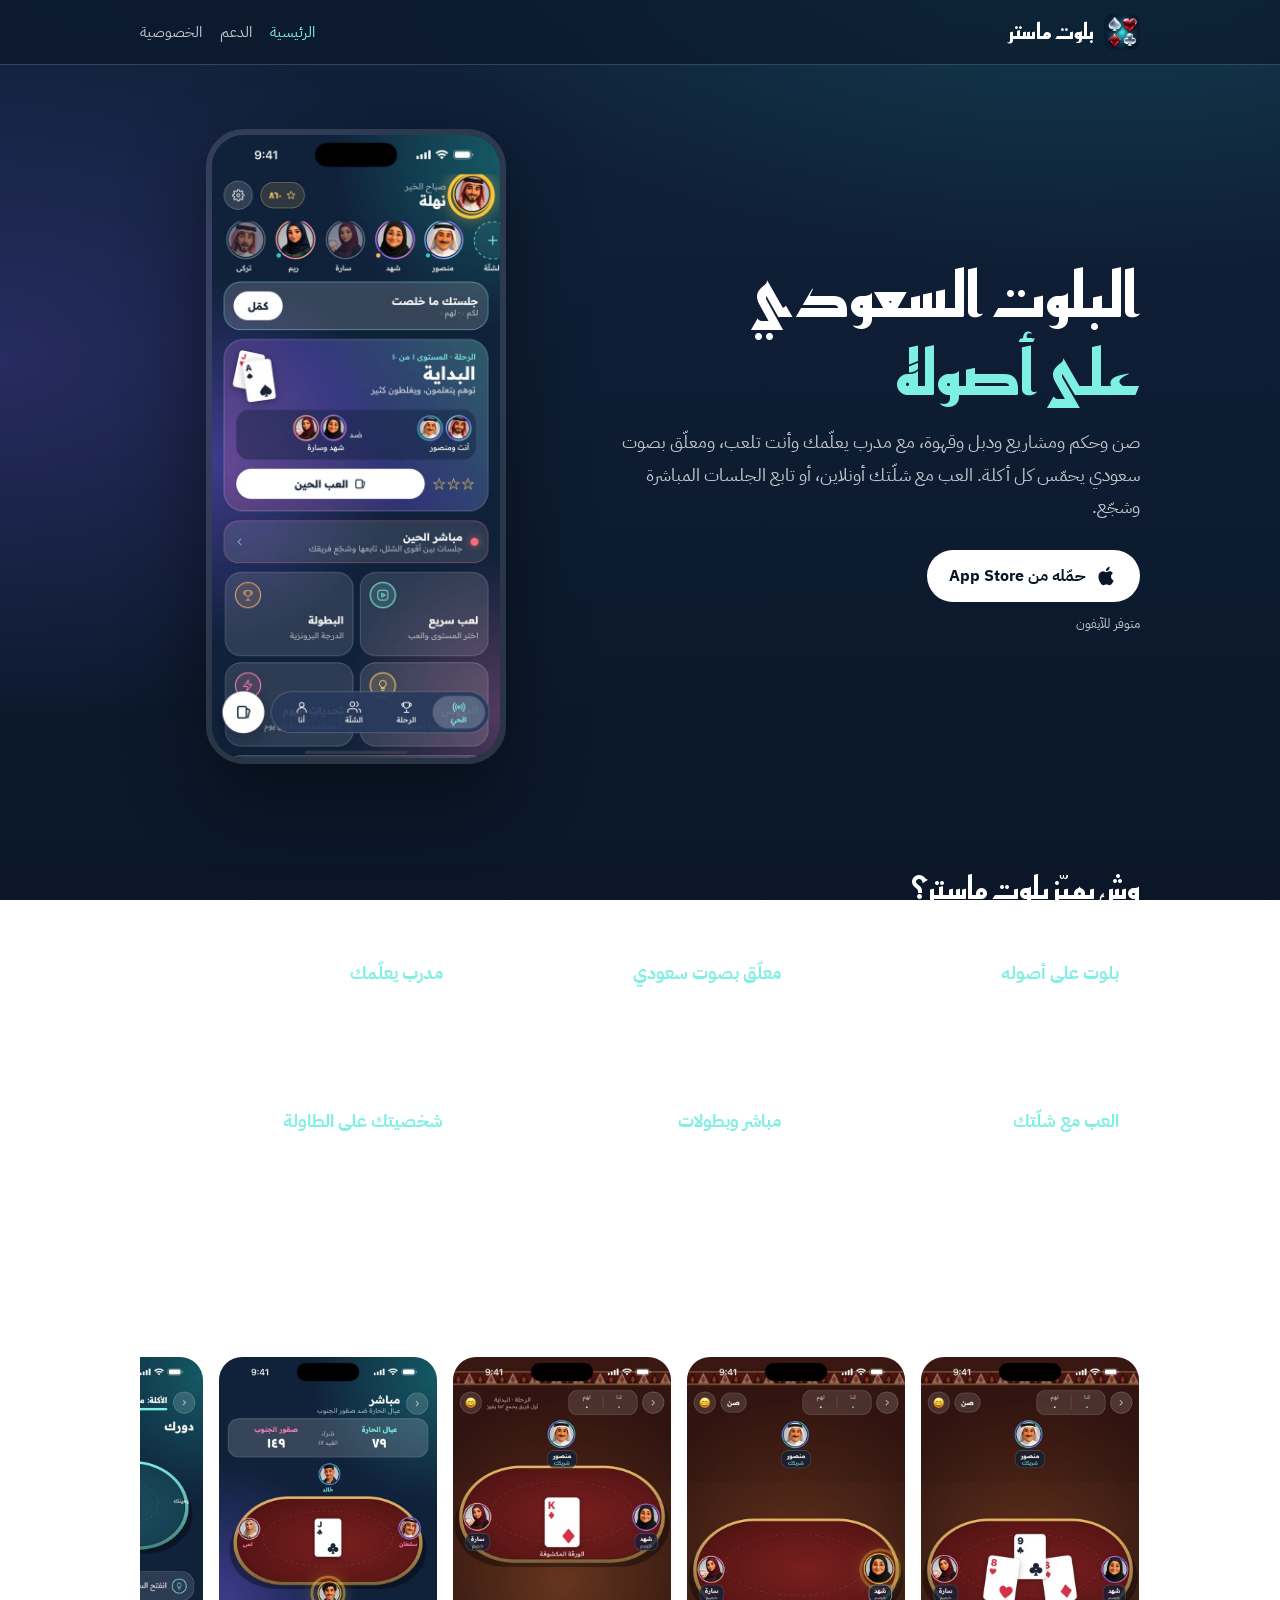
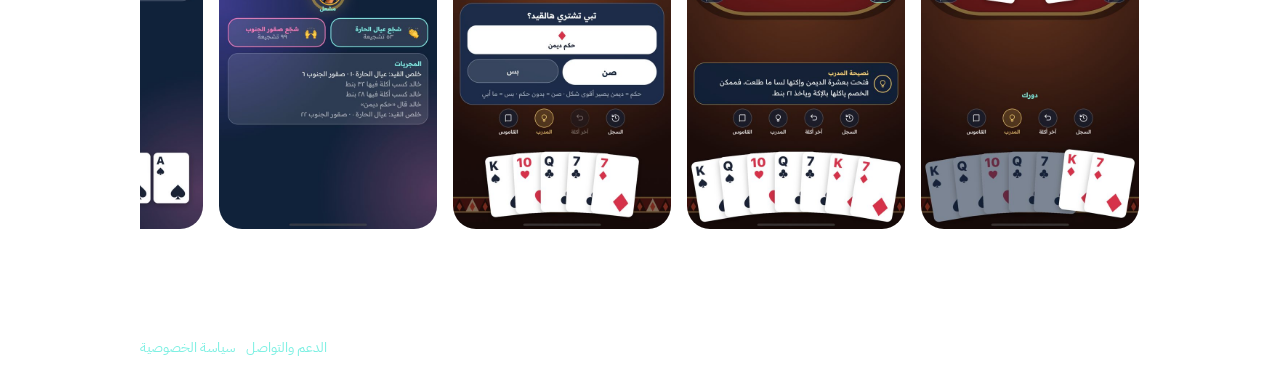
<file: index.html>
<!doctype html>
<html lang="ar" dir="rtl">
<head>
  <meta charset="utf-8" />
  <meta name="viewport" content="width=device-width, initial-scale=1" />
  <title>بلوت ماستر | البلوت السعودي على أصوله</title>
  <meta name="description" content="العب البلوت بأصوله: صن وحكم ودبل وقهوة، مع مدرب يعلّمك ومعلّق بصوت سعودي يحمّس كل أكلة. العب مع شلّتك أونلاين أو تابع الجلسات المباشرة." />
  <meta property="og:title" content="بلوت ماستر" />
  <meta property="og:description" content="البلوت السعودي على أصوله، مع مدرب ومعلّق بصوت سعودي." />
  <meta property="og:image" content="img/1-home.jpg" />
  <link rel="icon" href="img/icon.png" />
  <link rel="preconnect" href="https://fonts.googleapis.com" />
  <link rel="preconnect" href="https://fonts.gstatic.com" crossorigin />
  <link href="https://fonts.googleapis.com/css2?family=IBM+Plex+Sans+Arabic:wght@400;700&family=Reem+Kufi:wght@700&display=swap" rel="stylesheet" />
  <link rel="stylesheet" href="style.css" />
</head>
<body>
  <header>
    <div class="wrap">
      <a class="brand" href="./"><img src="img/icon.png" alt="" /><span>بلوت ماستر</span></a>
      <nav>
        <a class="on" href="./">الرئيسية</a>
        <a href="support.html">الدعم</a>
        <a href="privacy.html">الخصوصية</a>
      </nav>
    </div>
  </header>

  <main class="wrap">
    <section class="hero">
      <div>
        <h1>البلوت السعودي<br /><span>على أصوله</span></h1>
        <p>صن وحكم ومشاريع ودبل وقهوة، مع مدرب يعلّمك وأنت تلعب، ومعلّق بصوت سعودي يحمّس كل أكلة. العب مع شلّتك أونلاين، أو تابع الجلسات المباشرة وشجّع.</p>
        <a class="badge" href="https://apps.apple.com/app/id6818007899">
          <svg viewBox="0 0 24 24" fill="currentColor" aria-hidden="true"><path d="M16.4 12.6c0-2.5 2-3.6 2.1-3.7-1.2-1.7-3-1.9-3.6-2-1.5-.2-3 .9-3.8.9s-2-.9-3.3-.9c-1.7 0-3.3 1-4.2 2.5-1.8 3.1-.5 7.7 1.3 10.2.9 1.2 1.9 2.6 3.2 2.6 1.3-.1 1.8-.8 3.3-.8s2 .8 3.3.8c1.4 0 2.3-1.3 3.1-2.5 1-1.4 1.4-2.8 1.4-2.9-.1 0-2.8-1.1-2.8-4.2zM13.9 5.1c.7-.9 1.2-2 1-3.2-1 0-2.3.7-3 1.6-.7.8-1.2 2-1.1 3.1 1.2.1 2.3-.6 3.1-1.5z"/></svg>
          حمّله من App Store
        </a>
        <span class="soon">متوفر للآيفون</span>
      </div>
      <img class="phone" src="img/1-home.jpg" alt="الشاشة الرئيسية في بلوت ماستر" />
    </section>

    <h2>وش يميّز بلوت ماستر؟</h2>
    <div class="grid">
      <div class="card"><h3>بلوت على أصوله</h3><p>صن وحكم وأشكال، وسرا وخمسين ومية وأربعمية وبلوت، ودبل وثري وفور وقهوة، وكبوت.</p></div>
      <div class="card"><h3>معلّق بصوت سعودي</h3><p>«كفووو عليكم!»، «يا ساتر…». يحمّس كل حركة، وينبهك إذا دخل وقت الصلاة.</p></div>
      <div class="card"><h3>مدرب يعلّمك</h3><p>دروس تطبيقية من أسماء الورق لين الحركات الذكية، ومدرب يقول لك وش أحسن ورقة وليش.</p></div>
      <div class="card"><h3>العب مع شلّتك</h3><p>غرفة خاصة بكود تشاركه مع ربعك، أو لعب سريع مع ناس من كل مكان.</p></div>
      <div class="card"><h3>مباشر وبطولات</h3><p>تابع جلسات مباشرة وشجّع، وادخل البطولات واجمع الكؤوس، وامشِ في رحلة من ١٠ مستويات.</p></div>
      <div class="card"><h3>شخصيتك على الطاولة</h3><p>٩٠ شخصية بزي سعودي أو صورة عامة، وأماكن لعب وظهور ورق تختار منها.</p></div>
    </div>

    <h2>من داخل التطبيق</h2>
    <div class="shots">
      <img src="img/4-play.jpg" alt="الطاولة وقت اللعب" />
      <img src="img/3-coach.jpg" alt="نصيحة المدرب" />
      <img src="img/2-buy.jpg" alt="الشراء" />
      <img src="img/5-live.jpg" alt="الجلسات المباشرة" />
      <img src="img/6-lesson.jpg" alt="درس تطبيقي" />
    </div>
  </main>

  <footer>
    <div class="wrap">
      <span>© ٢٠٢٦ بلوت ماستر</span>
      <span><a href="support.html">الدعم والتواصل</a> · <a href="privacy.html">سياسة الخصوصية</a></span>
    </div>
  </footer>
</body>
</html>
</file>
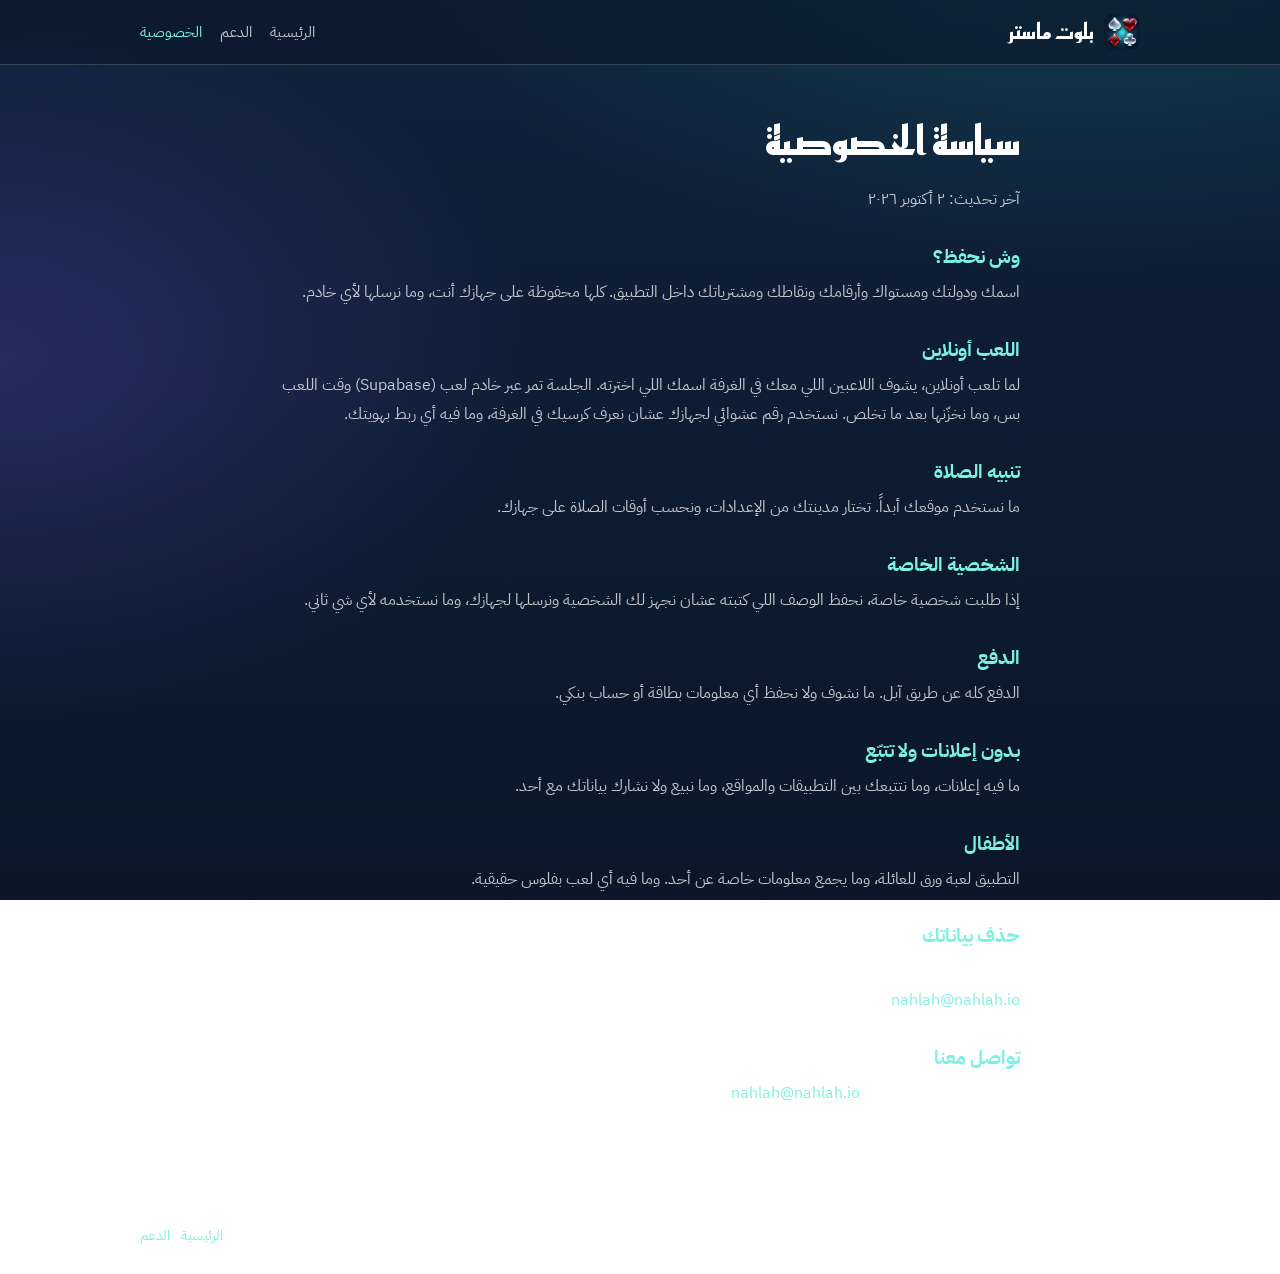
<file: privacy.html>
<!doctype html>
<html lang="ar" dir="rtl">
<head>
  <meta charset="utf-8" />
  <meta name="viewport" content="width=device-width, initial-scale=1" />
  <title>سياسة الخصوصية | بلوت ماستر</title>
  <link rel="icon" href="img/icon.png" />
  <link rel="preconnect" href="https://fonts.googleapis.com" />
  <link rel="preconnect" href="https://fonts.gstatic.com" crossorigin />
  <link href="https://fonts.googleapis.com/css2?family=IBM+Plex+Sans+Arabic:wght@400;700&family=Reem+Kufi:wght@700&display=swap" rel="stylesheet" />
  <link rel="stylesheet" href="style.css" />
</head>
<body>
  <header>
    <div class="wrap">
      <a class="brand" href="./"><img src="img/icon.png" alt="" /><span>بلوت ماستر</span></a>
      <nav>
        <a href="./">الرئيسية</a>
        <a href="support.html">الدعم</a>
        <a class="on" href="privacy.html">الخصوصية</a>
      </nav>
    </div>
  </header>

  <main class="wrap page">
    <h1>سياسة الخصوصية</h1>
    <p class="lead">آخر تحديث: ٢ أكتوبر ٢٠٢٦</p>

    <h3>وش نحفظ؟</h3>
    <p>اسمك ودولتك ومستواك وأرقامك ونقاطك ومشترياتك داخل التطبيق. كلها محفوظة على جهازك أنت، وما نرسلها لأي خادم.</p>

    <h3>اللعب أونلاين</h3>
    <p>لما تلعب أونلاين، يشوف اللاعبين اللي معك في الغرفة اسمك اللي اخترته. الجلسة تمر عبر خادم لعب (Supabase) وقت اللعب بس، وما نخزّنها بعد ما تخلص. نستخدم رقم عشوائي لجهازك عشان نعرف كرسيك في الغرفة، وما فيه أي ربط بهويتك.</p>

    <h3>تنبيه الصلاة</h3>
    <p>ما نستخدم موقعك أبداً. تختار مدينتك من الإعدادات، ونحسب أوقات الصلاة على جهازك.</p>

    <h3>الشخصية الخاصة</h3>
    <p>إذا طلبت شخصية خاصة، نحفظ الوصف اللي كتبته عشان نجهز لك الشخصية ونرسلها لجهازك، وما نستخدمه لأي شي ثاني.</p>

    <h3>الدفع</h3>
    <p>الدفع كله عن طريق آبل. ما نشوف ولا نحفظ أي معلومات بطاقة أو حساب بنكي.</p>

    <h3>بدون إعلانات ولا تتبّع</h3>
    <p>ما فيه إعلانات، وما نتتبعك بين التطبيقات والمواقع، وما نبيع ولا نشارك بياناتك مع أحد.</p>

    <h3>الأطفال</h3>
    <p>التطبيق لعبة ورق للعائلة، وما يجمع معلومات خاصة عن أحد. وما فيه أي لعب بفلوس حقيقية.</p>

    <h3>حذف بياناتك</h3>
    <p>احذف التطبيق من جهازك وتنحذف كل بياناتك المحفوظة فيه. ولحذف طلب الشخصية الخاصة، راسلنا على <a href="mailto:nahlah@nahlah.io">nahlah@nahlah.io</a>.</p>

    <h3>تواصل معنا</h3>
    <p>لأي سؤال عن الخصوصية: <a href="mailto:nahlah@nahlah.io">nahlah@nahlah.io</a>.</p>
  </main>

  <footer>
    <div class="wrap">
      <span>© ٢٠٢٦ بلوت ماستر</span>
      <span><a href="./">الرئيسية</a> · <a href="support.html">الدعم</a></span>
    </div>
  </footer>
</body>
</html>
</file>
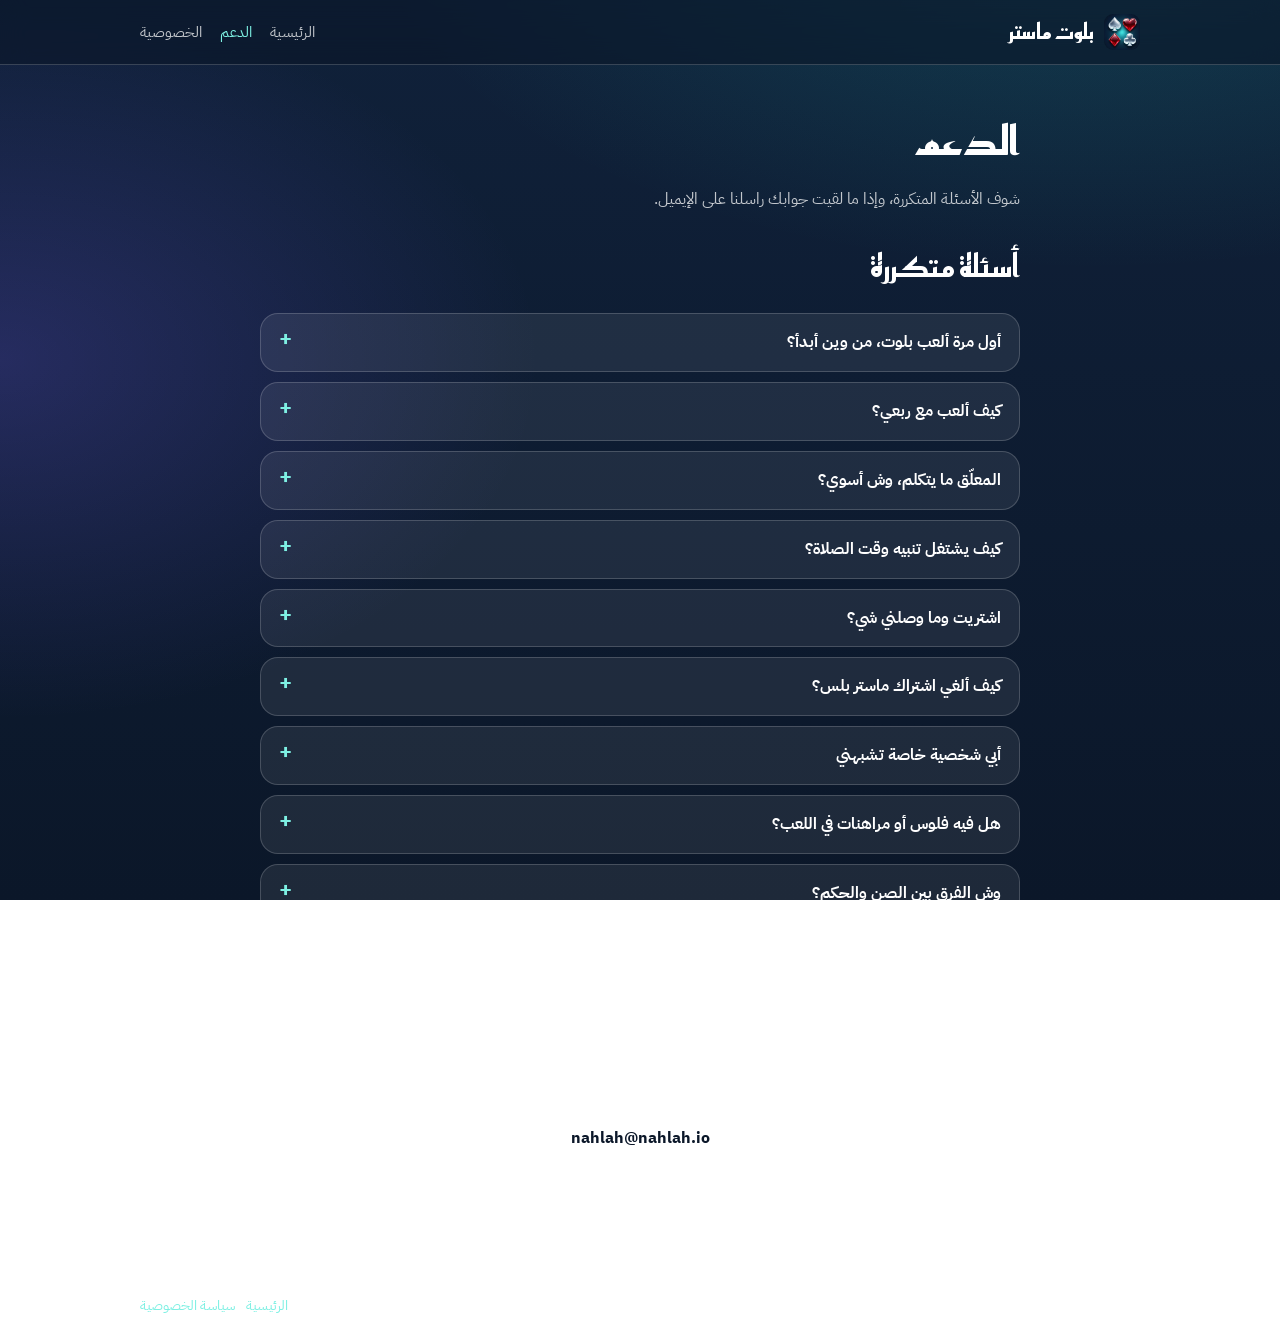
<file: support.html>
<!doctype html>
<html lang="ar" dir="rtl">
<head>
  <meta charset="utf-8" />
  <meta name="viewport" content="width=device-width, initial-scale=1" />
  <title>الدعم | بلوت ماستر</title>
  <meta name="description" content="أسئلة متكررة عن بلوت ماستر، وإيميل التواصل." />
  <link rel="icon" href="img/icon.png" />
  <link rel="preconnect" href="https://fonts.googleapis.com" />
  <link rel="preconnect" href="https://fonts.gstatic.com" crossorigin />
  <link href="https://fonts.googleapis.com/css2?family=IBM+Plex+Sans+Arabic:wght@400;700&family=Reem+Kufi:wght@700&display=swap" rel="stylesheet" />
  <link rel="stylesheet" href="style.css" />
</head>
<body>
  <header>
    <div class="wrap">
      <a class="brand" href="./"><img src="img/icon.png" alt="" /><span>بلوت ماستر</span></a>
      <nav>
        <a href="./">الرئيسية</a>
        <a class="on" href="support.html">الدعم</a>
        <a href="privacy.html">الخصوصية</a>
      </nav>
    </div>
  </header>

  <main class="wrap page">
    <h1>الدعم</h1>
    <p class="lead">شوف الأسئلة المتكررة، وإذا ما لقيت جوابك راسلنا على الإيميل.</p>

    <h2 style="margin-top: 10px">أسئلة متكررة</h2>
    <details><summary>أول مرة ألعب بلوت، من وين أبدأ؟</summary><p>من الشاشة الرئيسية افتح «الدروس». أول درس يعلّمك أسماء الورق، وبعدها الأكلة والحكم والشراء خطوة بخطوة. ووقت اللعب شغّل «المدرب» يقول لك وش أحسن ورقة وليش.</p></details>
    <details><summary>كيف ألعب مع ربعي؟</summary><p>اضغط «لعب سريع» واختر «أونلاين»، بعدها «سوّ غرفة» وشارك الكود مع ربعك. أو اختر «لعب سريع» عشان تلعب مع ناس من كل مكان.</p></details>
    <details><summary>المعلّق ما يتكلم، وش أسوي؟</summary><p>تأكد إن «المعلّق الصوتي» شغّال من الإعدادات، وارفع صوت الجوال.</p></details>
    <details><summary>كيف يشتغل تنبيه وقت الصلاة؟</summary><p>إذا دخل وقت الصلاة وأنت تلعب، المعلّق ينبهك مرة وحدة. اختر مدينتك من الإعدادات ← تنبيه الصلاة، ونحسب الوقت بطريقة أم القرى. وتقدر تطفي التنبيه من نفس المكان. ما نستخدم موقعك.</p></details>
    <details><summary>اشتريت وما وصلني شي؟</summary><p>افتح «ماستر بلس» في التطبيق واضغط «استعادة المشتريات». وإذا ما ضبط، راسلنا على الإيميل تحت.</p></details>
    <details><summary>كيف ألغي اشتراك ماستر بلس؟</summary><p>من إعدادات الآيفون ← اسمك ← الاشتراكات ← بلوت ماستر ← إلغاء الاشتراك. يظل شغّال لين نهاية المدة اللي دفعتها.</p></details>
    <details><summary>أبي شخصية خاصة تشبهني</summary><p>من «أنا» اضغط على صورتك ← «شخصية خاصة فيك». توصف شكلك ونجهزها لك، وتوصلك داخل التطبيق.</p></details>
    <details><summary>هل فيه فلوس أو مراهنات في اللعب؟</summary><p>لا. النقاط للعب والمتجر داخل التطبيق بس، وما تنصرف ولا تتحول لفلوس.</p></details>
    <details><summary>وش الفرق بين الصن والحكم؟</summary><p>في الصن ما فيه شكل أقوى، والأقوى في كل أكلة أكبر ورقة من الشكل اللي انفتح. وفي الحكم فيه شكل واحد «حكم» يقطع كل الأشكال الثانية. وتلقى كل الكلمات في «القاموس» داخل التطبيق.</p></details>

    <h2 id="contact">تواصل معنا</h2>
    <div class="card" style="text-align:center"><p style="margin:0 0 10px">ما لقيت جوابك؟ راسلنا ونرد عليك إن شاء الله.</p><a class="badge" href="mailto:nahlah@nahlah.io?subject=بلوت ماستر">nahlah@nahlah.io</a></div>
  </main>

  <footer>
    <div class="wrap">
      <span>© ٢٠٢٦ بلوت ماستر</span>
      <span><a href="./">الرئيسية</a> · <a href="privacy.html">سياسة الخصوصية</a></span>
    </div>
  </footer>

</body>
</html>
</file>
<file: style.css>
:root {
  --bg: #10213A;
  --bg-deep: #0B1729;
  --card: rgba(255, 255, 255, 0.08);
  --border: rgba(255, 255, 255, 0.18);
  --text: #FFFFFF;
  --muted: rgba(255, 255, 255, 0.75);
  --mint: #7EF0E3;
  --gold: #F4C86A;
  --pink: #FF7AB6;
  --violet: #7B61FF;
}
* { box-sizing: border-box; }
html { scroll-behavior: smooth; }
body {
  margin: 0;
  font-family: 'IBM Plex Sans Arabic', 'Noto Kufi Arabic', system-ui, sans-serif;
  color: var(--text);
  background: radial-gradient(1200px 600px at 85% -10%, rgba(31, 209, 193, 0.18), transparent 60%),
    radial-gradient(900px 600px at 0% 40%, rgba(123, 97, 255, 0.22), transparent 60%),
    linear-gradient(180deg, var(--bg) 0%, var(--bg-deep) 100%);
  background-attachment: fixed;
  min-height: 100vh;
  line-height: 1.8;
}
a { color: var(--mint); text-decoration: none; }
a:hover { text-decoration: underline; }
.wrap { max-width: 1040px; margin: 0 auto; padding: 0 20px; }

/* الترويسة */
header { position: sticky; top: 0; z-index: 10; backdrop-filter: blur(14px); background: rgba(11, 23, 41, 0.6); border-bottom: 1px solid var(--border); }
header .wrap { display: flex; align-items: center; justify-content: space-between; height: 64px; gap: 12px; }
.brand { display: flex; align-items: center; gap: 10px; color: var(--text); font-family: 'Reem Kufi', sans-serif; font-size: 22px; font-weight: 700; }
.brand img { width: 36px; height: 36px; border-radius: 9px; }
nav { display: flex; gap: 18px; font-size: 15px; }
nav a { color: var(--muted); }
nav a.on, nav a:hover { color: var(--mint); text-decoration: none; }

/* البطل */
.hero { display: grid; grid-template-columns: 1.1fr 0.9fr; gap: 40px; align-items: center; padding: 64px 0 40px; }
.hero h1 { font-family: 'Reem Kufi', sans-serif; font-size: clamp(38px, 6vw, 62px); line-height: 1.25; margin: 0 0 14px; }
.hero h1 span { color: var(--mint); }
.hero p { font-size: 18px; color: var(--muted); margin: 0 0 26px; }
.badge { display: inline-flex; align-items: center; gap: 10px; background: #fff; color: #0B1729; padding: 12px 22px; border-radius: 999px; font-weight: 700; font-size: 16px; }
.badge:hover { text-decoration: none; transform: translateY(-1px); }
.badge svg { width: 22px; height: 22px; }
.soon { display: block; margin-top: 10px; font-size: 13px; color: var(--muted); }
.phone { justify-self: center; width: min(300px, 80vw); border-radius: 38px; border: 6px solid rgba(255, 255, 255, 0.12); box-shadow: 0 30px 80px rgba(0, 0, 0, 0.45); }

/* المزايا */
h2 { font-family: 'Reem Kufi', sans-serif; font-size: 32px; margin: 56px 0 18px; }
.grid { display: grid; grid-template-columns: repeat(3, 1fr); gap: 14px; }
.card { background: var(--card); border: 1px solid var(--border); border-radius: 22px; padding: 20px; }
.card h3 { margin: 0 0 6px; font-size: 18px; color: var(--mint); }
.card p { margin: 0; color: var(--muted); font-size: 15px; }
.shots { display: flex; gap: 14px; overflow-x: auto; padding: 6px 2px 18px; scroll-snap-type: x mandatory; }
.shots img { width: 220px; border-radius: 24px; border: 1px solid var(--border); scroll-snap-align: start; flex: none; }

/* الصفحات النصية */
.page { padding: 40px 0 20px; max-width: 760px; }
.page h1 { font-family: 'Reem Kufi', sans-serif; font-size: 40px; margin: 0 0 8px; }
.page .lead { color: var(--muted); margin: 0 0 24px; }
.page h3 { color: var(--mint); margin: 26px 0 4px; font-size: 19px; }
.page p { margin: 0 0 8px; color: var(--muted); }

/* الأسئلة المتكررة */
details { background: var(--card); border: 1px solid var(--border); border-radius: 18px; padding: 14px 18px; margin-bottom: 10px; }
summary { cursor: pointer; font-weight: 700; font-size: 16px; list-style: none; display: flex; justify-content: space-between; gap: 10px; }
summary::-webkit-details-marker { display: none; }
summary::after { content: '+'; color: var(--mint); font-size: 22px; line-height: 1; }
details[open] summary::after { content: '−'; }
details p { margin: 10px 0 0; color: var(--muted); }

/* النموذج */
form { background: var(--card); border: 1px solid var(--border); border-radius: 24px; padding: 22px; display: grid; gap: 14px; }
label { display: grid; gap: 6px; font-weight: 700; font-size: 15px; }
input, select, textarea {
  font: inherit; color: var(--text); background: rgba(255, 255, 255, 0.07);
  border: 1px solid var(--border); border-radius: 14px; padding: 12px 14px; width: 100%;
}
select option { color: #0B1729; }
input:focus, select:focus, textarea:focus { outline: 2px solid var(--mint); border-color: transparent; }
textarea { min-height: 140px; resize: vertical; }
.row { display: grid; grid-template-columns: 1fr 1fr; gap: 14px; }
button { font: inherit; font-weight: 700; font-size: 16px; background: #fff; color: #0B1729; border: 0; border-radius: 999px; padding: 13px 24px; cursor: pointer; }
button:disabled { opacity: 0.6; cursor: default; }
.msg { padding: 12px 16px; border-radius: 14px; font-weight: 700; display: none; }
.msg.ok { display: block; background: rgba(126, 240, 227, 0.14); color: var(--mint); }
.msg.err { display: block; background: rgba(255, 107, 122, 0.14); color: #FF9AA5; }
.hp { position: absolute; left: -9999px; }

footer { border-top: 1px solid var(--border); margin-top: 60px; padding: 26px 0; color: var(--muted); font-size: 14px; }
footer .wrap { display: flex; justify-content: space-between; gap: 12px; flex-wrap: wrap; }

@media (max-width: 760px) {
  .hero { grid-template-columns: 1fr; padding-top: 36px; text-align: center; }
  .grid { grid-template-columns: 1fr; }
  .row { grid-template-columns: 1fr; }
  nav { gap: 12px; font-size: 14px; }
  .brand span { display: none; }
}
</file>
